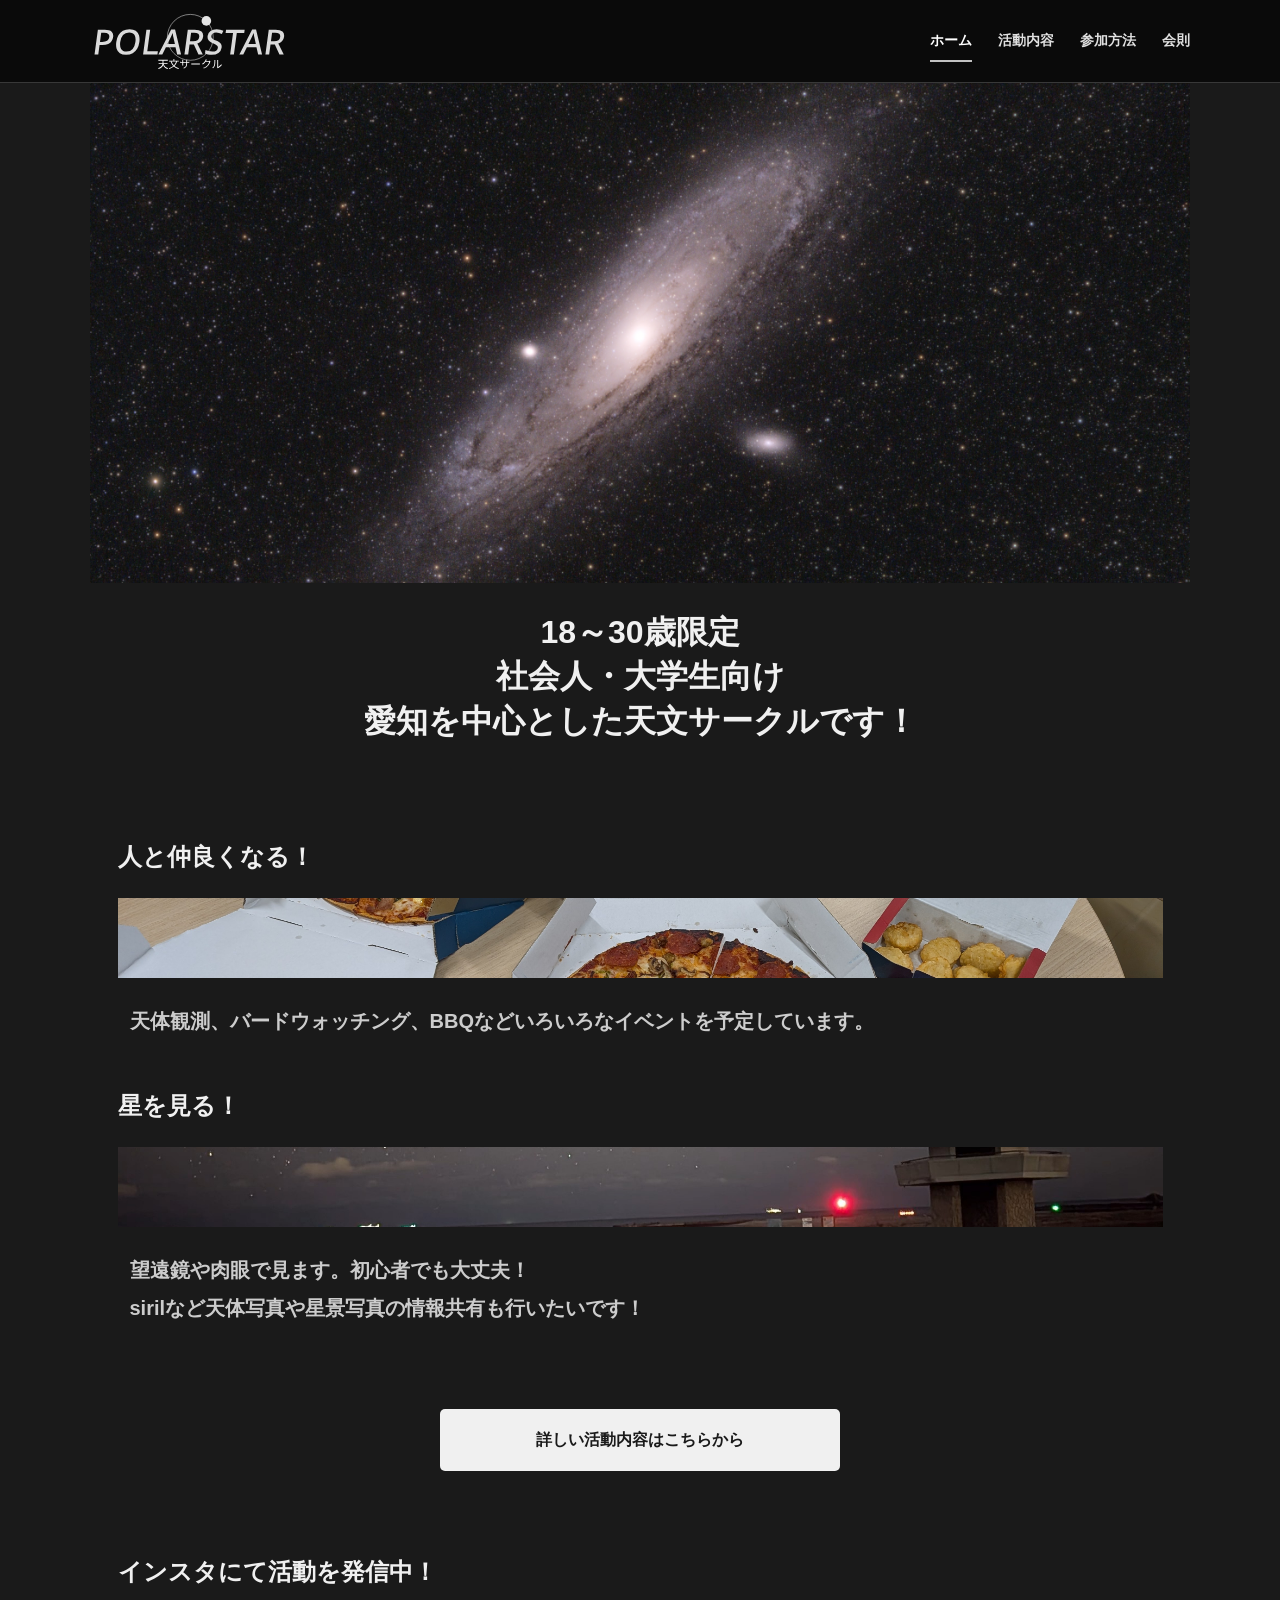
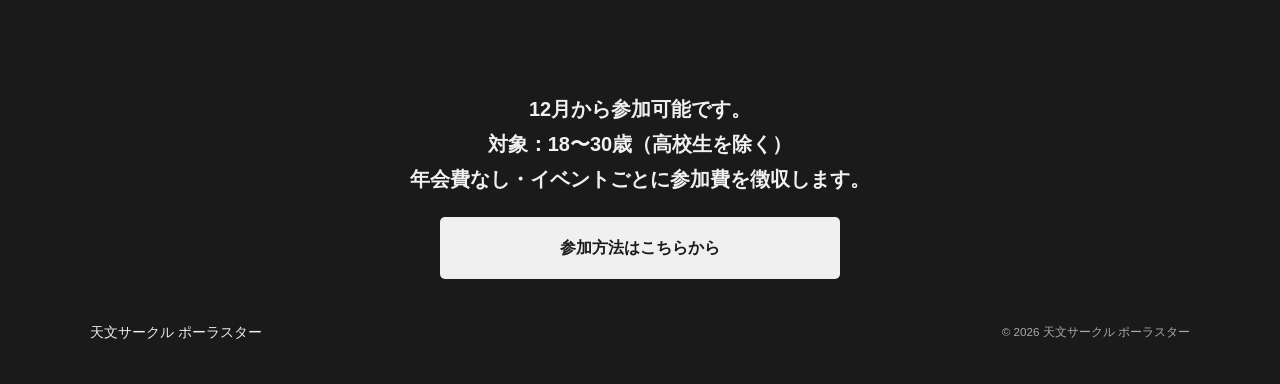
<file: index.html>
<!-- ポーラスター公式サイト：トップページ（index.html） -->
<!-- 文章やリンク先はこのファイルで編集します。見た目は style.css で調整します。 -->
<!doctype html>
<html lang="ja">
<head>
  <!-- 文字コード・スマートフォン表示・検索結果向け説明など -->
  <meta charset="utf-8">
  <meta name="viewport" content="width=device-width, initial-scale=1">
  <meta name="description" content="18~30歳限定！愛知を中心に活動する天文サークルです！天体観測や交流イベントを通じて仲間と親睦を深めます。">
  <title>天文サークル ポーラスター | 愛知県・名古屋</title>
  <link rel="stylesheet" href="style.css">
</head>
<body>
  <!-- ヘッダー：サイト名と、別ページに移動するメニュー -->
  <!-- activities.html / events.html / join.html は未作成です。 -->
  <header class="site-header">
    <div class="common-container header-inner">
      <a class="brand" href="index.html" aria-label="ポーラスター ホーム">
        <img src="polarstar-logo.svg" alt="POLARSTAR 天文サークル" width="270" height="87">
      </a>
      <!-- ヘッダーメニュー -->
      <nav aria-label="メインナビゲーション">
        <a class="current" href="index.html" aria-current="page">ホーム</a>
		<a href="activities.html">活動内容</a>
		<a href="join.html">参加方法</a>
		<a href="rules.html">会則</a>
      </nav>
    </div>
  </header>

  <main>
	<!-- ヒーローセクション：画像スライドショー -->
	<section class="hero" aria-label="活動写真のスライドショー">
		<div class="hero-slideshow" id="hero-slideshow"></div>
	</section>
	<div class="hero-overlay"></div>
	
	<!-- 見出し1 -->
	<section class="activity-section">
		<h2 class="intro-title">
			18～30歳限定<br>社会人・大学生向け<br>愛知を中心とした天文サークルです！
		</h2>
	</section>
	

	<!-- 活動紹介セクション -->
	<section class="common-section">
		<div class="common-container">

			<!-- 活動1 -->
			<article class="common-item">

				<!-- タイトル -->
				<h2>人と仲良くなる！</h2>

				<!-- 画像 -->
				<img
					class="common-picture common-picture-short"
					src="images/activity1-top.jpg"
					alt="活動写真1"
				>

				<!-- 説明文 -->
				<p class="common-caption">天体観測、バードウォッチング、BBQなどいろいろなイベントを予定しています。</p>

			</article>

			<!-- 活動2 -->
			<article class="common-item">

				<h2>星を見る！</h2>

				<img
					class="common-picture common-picture-short"
					src="images/activity2-top.jpg"
					alt="活動写真2"
				>

				<p class="common-caption">望遠鏡や肉眼で見ます。初心者でも大丈夫！<br>sirilなど天体写真や星景写真の情報共有も行いたいです！</p>

			</article>

		</div>
	</section>

	<!-- 詳しい活動内容へのボタン -->
	<a href="activities.html" class="common-button common-button-dark">
		詳しい活動内容はこちらから
	</a>
	
	<!-- Instagramプロフィールの埋め込み -->
	<div class="common-container">
	<section class="instagram-section">
	<h2 class="common-heading">インスタにて活動を発信中！</h2>
		<blockquote
			class="instagram-media"
			data-instgrm-permalink="https://www.instagram.com/polarstar.astro/"
			style="width:100%; max-width:none;">
		</blockquote>

		<script async src="https://www.instagram.com/embed.js"></script>
	</section>
	</div>

    <!-- 入会案内：対象年齢・会費の概要と別ページへのリンク -->
	<p class="join-description-top">12月から参加可能です。<br>対象：18〜30歳（高校生を除く）<br>年会費なし・イベントごとに参加費を徴収します。</p>
	<a href="join.html" class="common-button common-button-dark">
		参加方法はこちらから
	</a>

  <!-- フッター：団体名・著作権表記 -->
  <footer class="site-footer"><div class="common-container footer-inner"><span>天文サークル ポーラスター</span><small>© 2026 天文サークル ポーラスター</small></div></footer>
  <!-- スライドショーの制御 -->
  <script src="slideshow.js" defer></script>
</body>
</html>
</file>
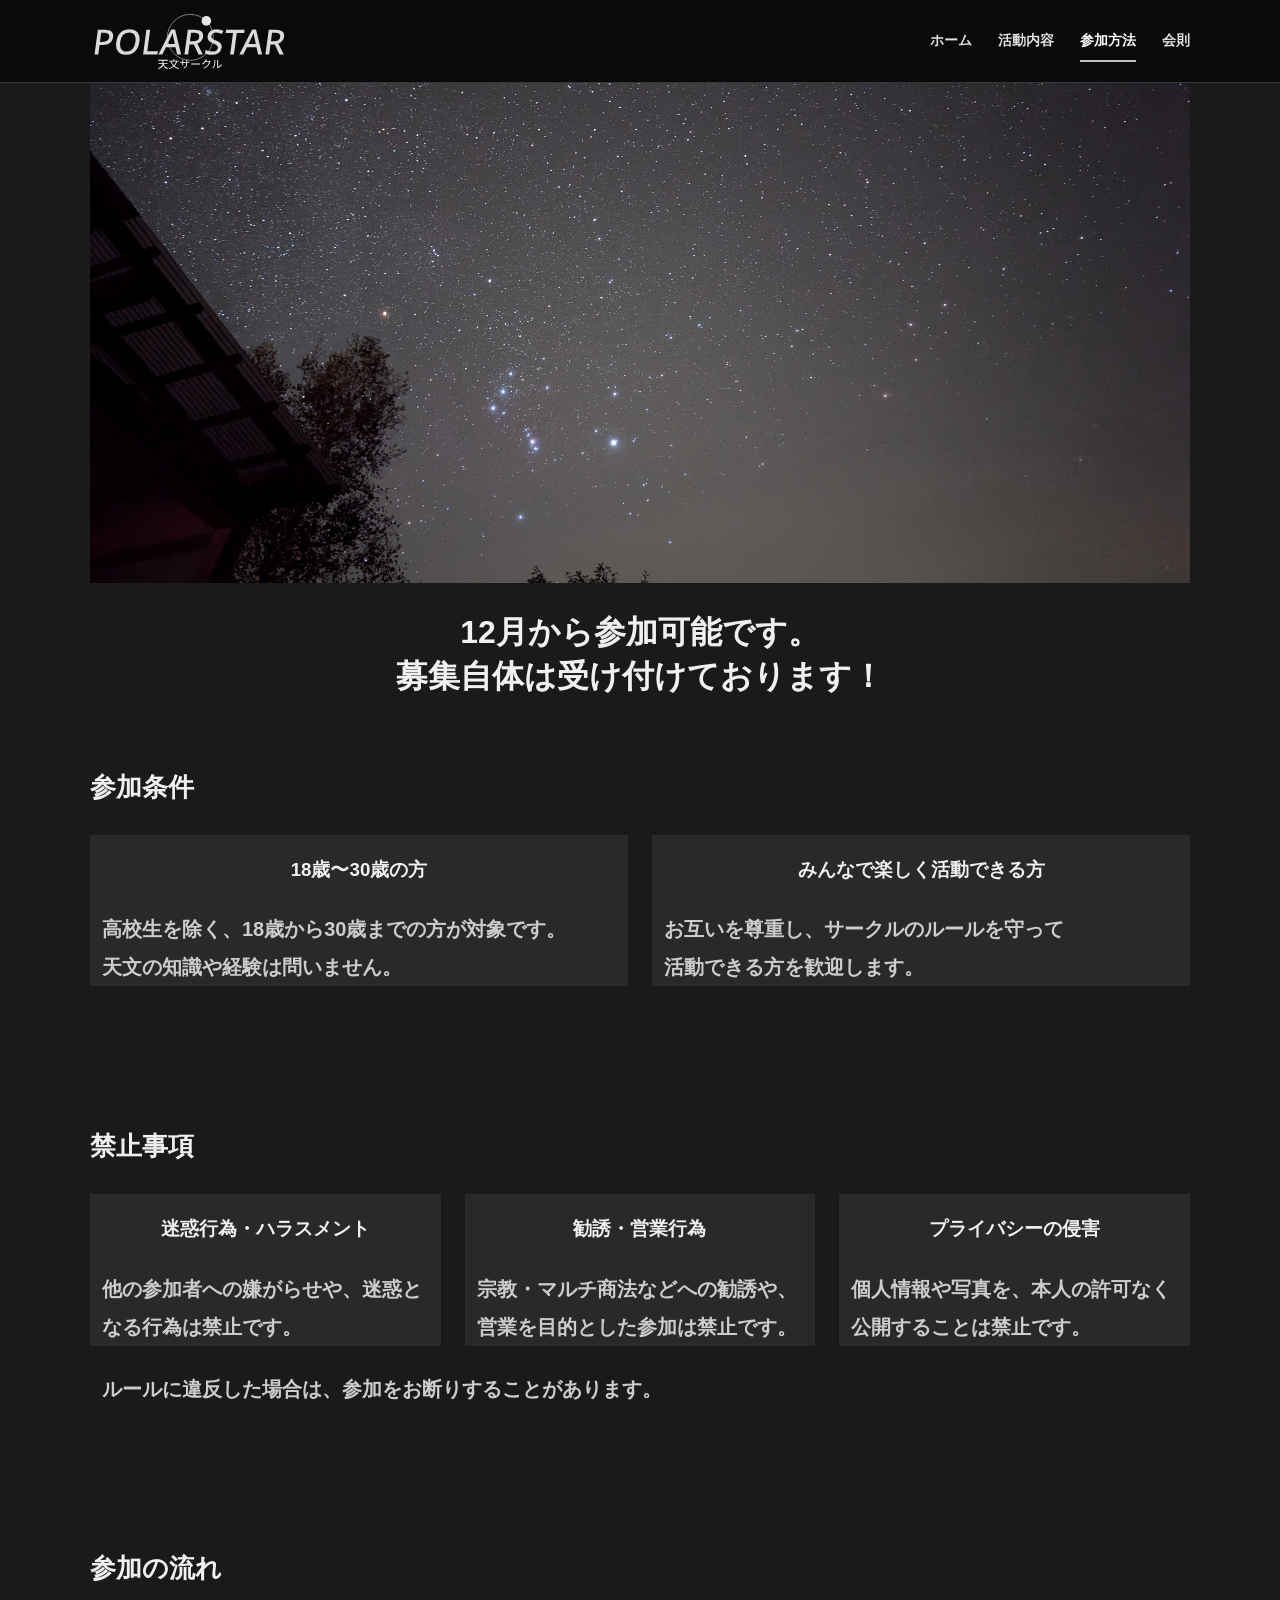
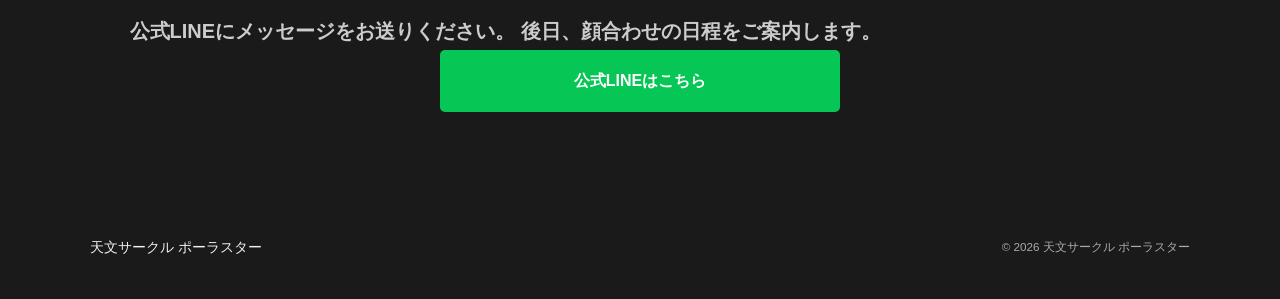
<file: join.html>
<html lang="ja">
<head>
  <meta charset="utf-8">
  <meta name="viewport" content="width=device-width, initial-scale=1">
  <title>参加方法 | 天文サークル ポーラスター</title>
  <!-- サイト共通のスタイルシートを読み込みます -->
  <link rel="stylesheet" href="style.css">
</head>
<body>
  <!-- ヘッダー -->
  <header class="site-header">
    <div class="common-container header-inner">
      <a class="brand" href="index.html" aria-label="ポーラスター ホーム">
        <img src="polarstar-logo.svg" alt="天文サークル ポーラスター">
      </a>
      <!-- ヘッダーメニュー -->
      <nav aria-label="メインナビゲーション">
        <a href="index.html">ホーム</a>
		<a href="activities.html">活動内容</a>
		<a class="current" href="join.html" aria-current="page">参加方法</a>
        <a href="rules.html">会則</a>
      </nav>
    </div>
  </header>

    <!-- ヒーロー -->
	<section class="common-hero">
		<img src="images/join-hero.jpg">
	</section>
<main>
	<section class="activity-section">
		<h2 class="intro-title">
			12月から参加可能です。<br>募集自体は受け付けております！
		</h2>
	</section>
	



<!-- 参加条件 -->
<section class="common-section">
    <div class="common-container">

        <div class="common-section-heading">
            <h2>参加条件</h2>
        </div>

        <div class="common-horizontal two-columns">

            <div class="common-item">
                <h3>18歳〜30歳の方</h3>
                <p class="common-caption">
                    高校生を除く、18歳から30歳までの方が対象です。<br>
                    天文の知識や経験は問いません。
                </p>
            </div>

            <div class="common-item">
                <h3>みんなで楽しく活動できる方</h3>
                <p class="common-caption">
                    お互いを尊重し、サークルのルールを守って<br>
                    活動できる方を歓迎します。
                </p>
            </div>

        </div>
    </div>
</section>

<!-- 禁止事項 -->
<section class="common-section">
    <div class="common-container">

        <div class="common-section-heading">
            <h2>禁止事項</h2>
        </div>

        <div class="common-horizontal">

            <div class="common-item">
                <h3>迷惑行為・ハラスメント</h3>
                <p class="common-caption">
                    他の参加者への嫌がらせや、迷惑となる行為は禁止です。
                </p>
            </div>

            <div class="common-item">
                <h3>勧誘・営業行為</h3>
                <p class="common-caption">
                    宗教・マルチ商法などへの勧誘や、<br>
                    営業を目的とした参加は禁止です。
                </p>
            </div>

            <div class="common-item">
                <h3>プライバシーの侵害</h3>
                <p class="common-caption">
                    個人情報や写真を、本人の許可なく公開することは禁止です。
                </p>
            </div>

        </div>

        <p class="common-caption">
            ルールに違反した場合は、参加をお断りすることがあります。
        </p>

    </div>
</section>



<!-- 参加の流れ -->
<section class="common-section">
    <div class="common-container">

        <div class="common-section-heading">
            <h2>参加の流れ</h2>
        </div>

        <div class="common-item">
            <p class="common-caption">
                公式LINEにメッセージをお送りください。
                後日、顔合わせの日程をご案内します。
            </p>
			<a href="https://lin.ee/QzRRSod" class="common-button line-button" target="_blank" rel="noopener noreferrer">公式LINEはこちら</a>
        </div>

    </div>
</section>


    </div>
</section>


</main>
<!-- フッター：団体名・著作権表記 -->
<footer class="site-footer"><div class="common-container footer-inner"><span>天文サークル ポーラスター</span><small>© 2026 天文サークル ポーラスター</small></div></footer>
</body>
</html>
</file>
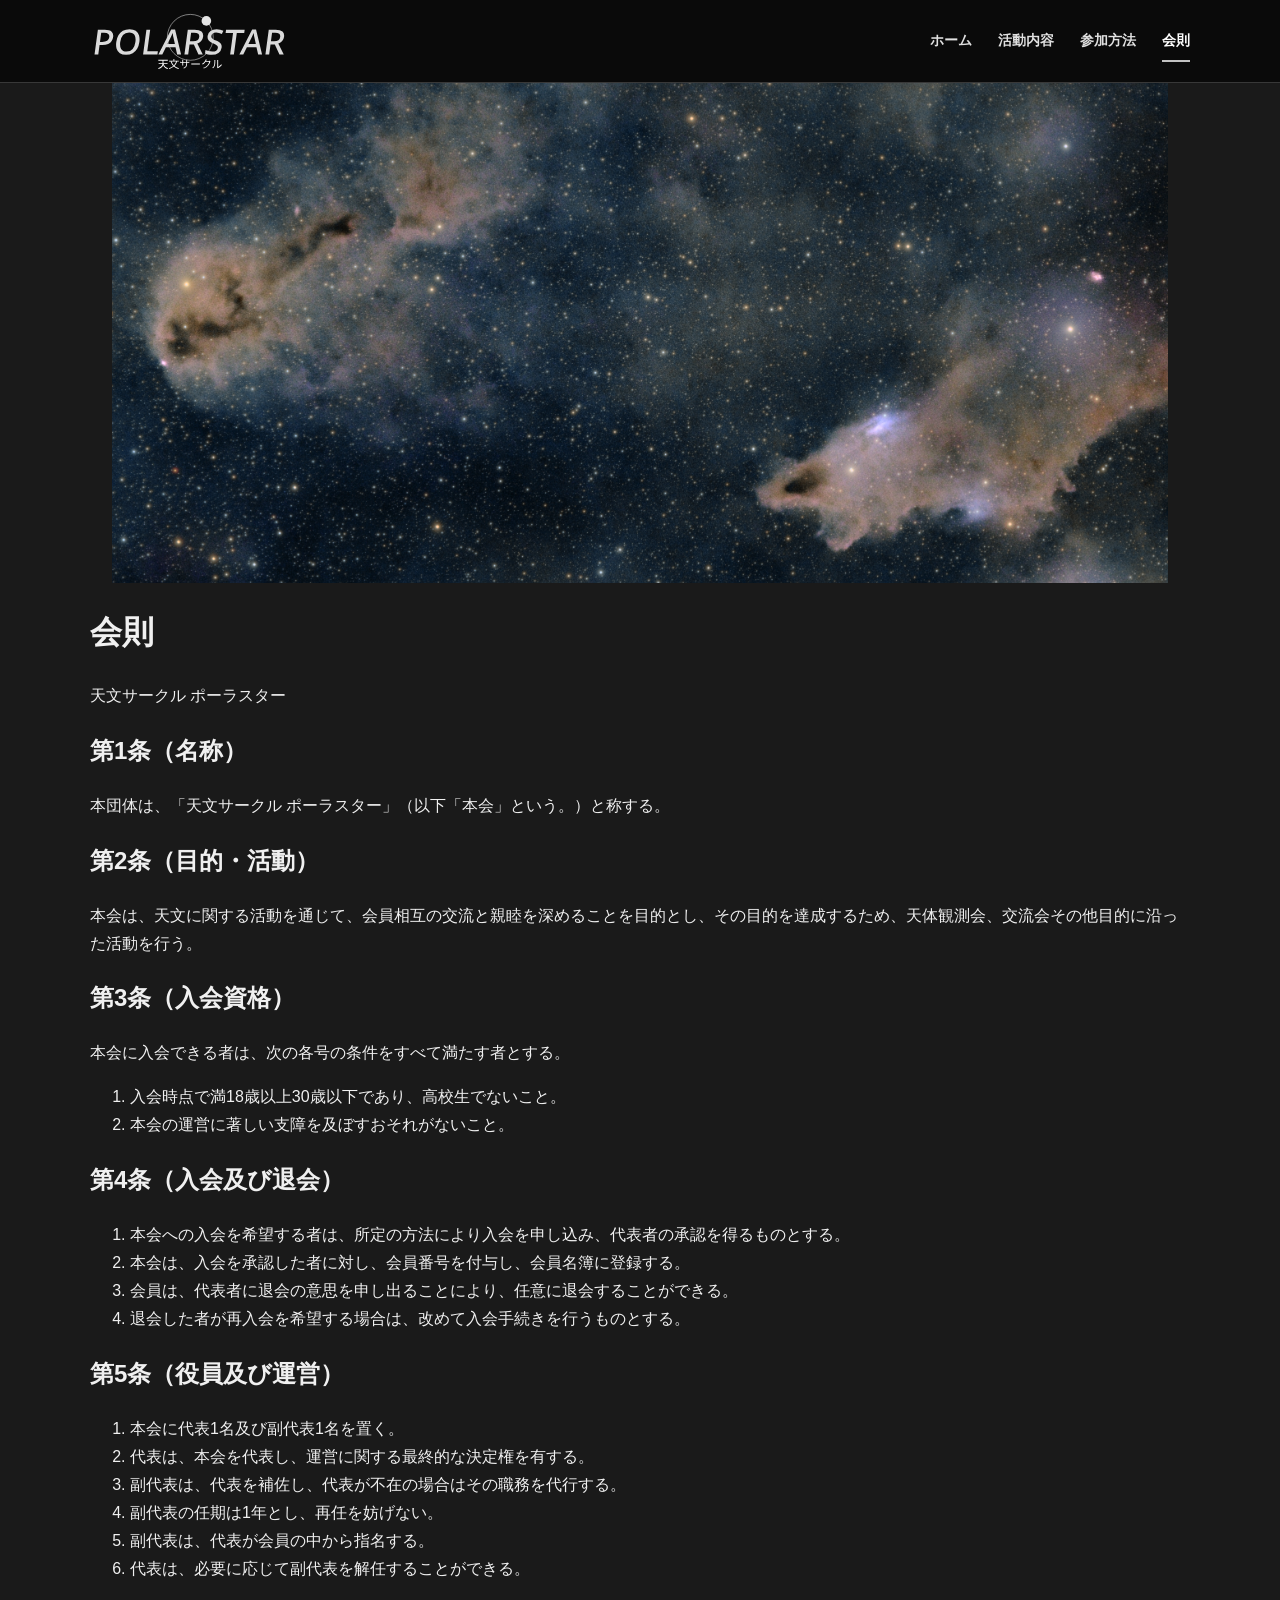
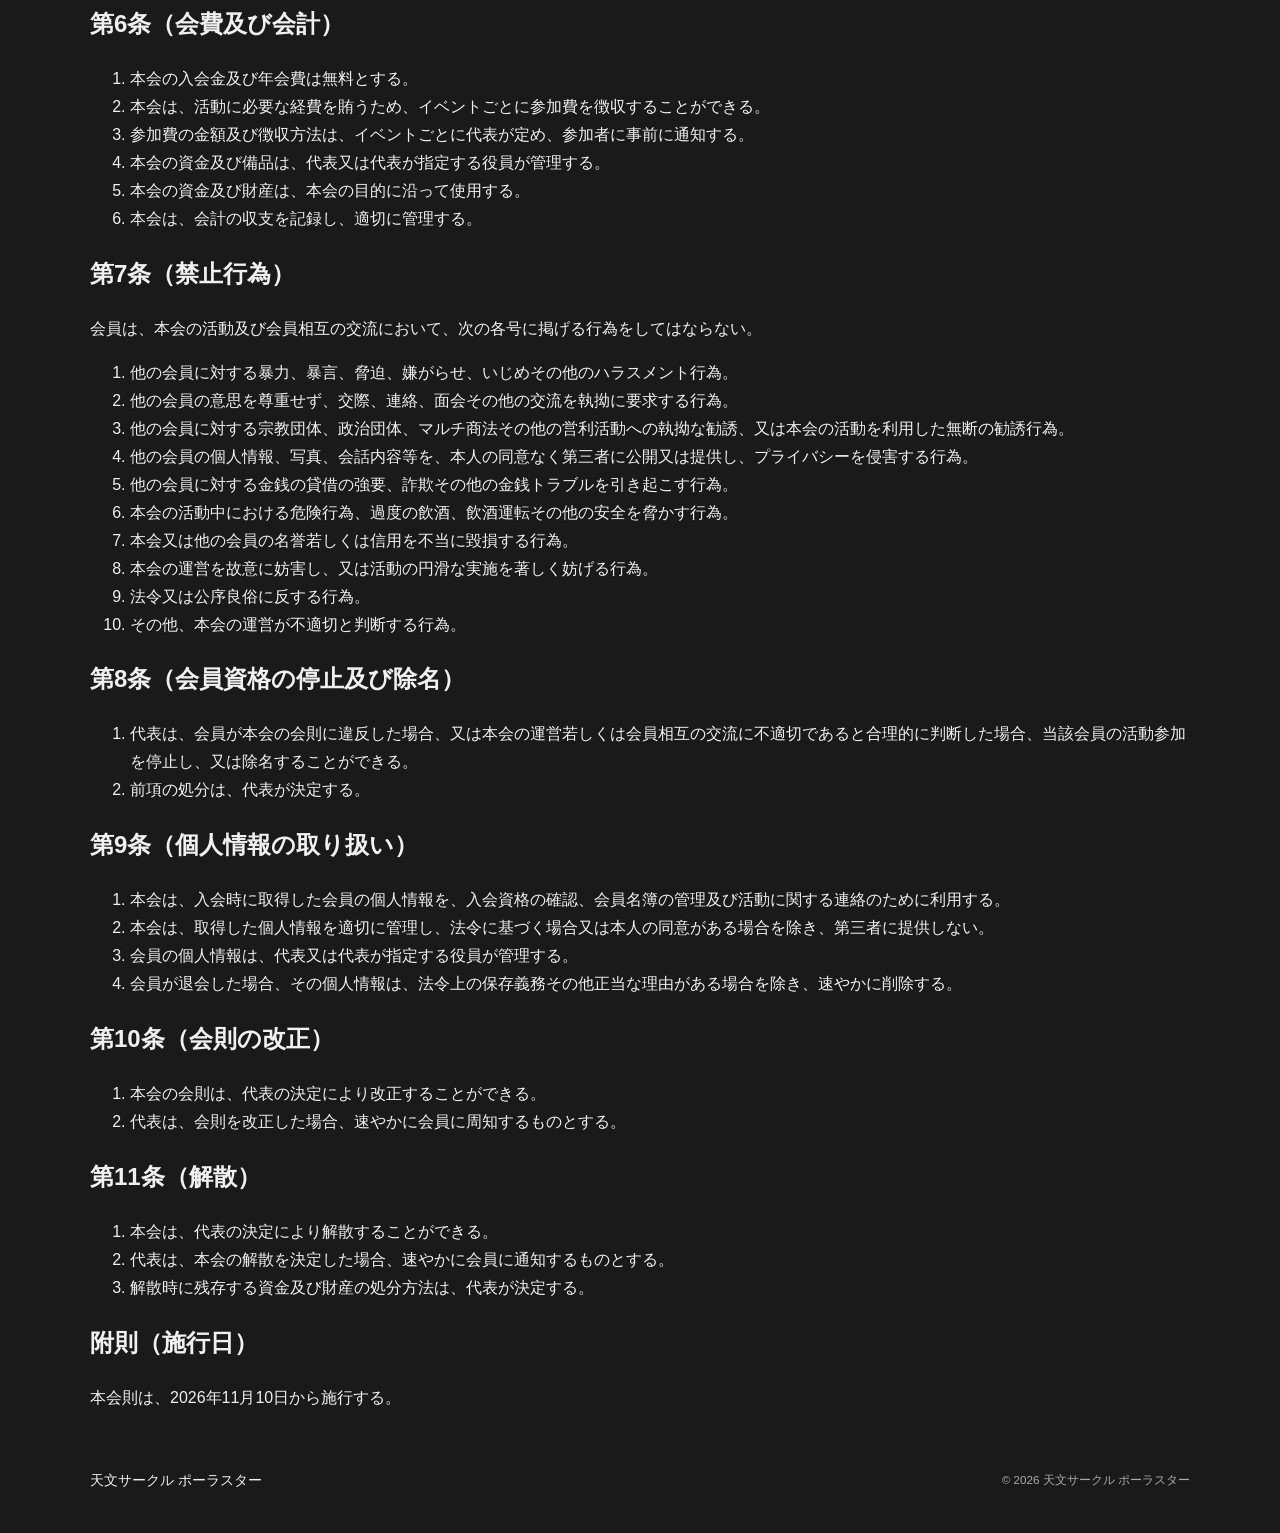
<file: rules.html>
<html lang="ja">
<head>
  <meta charset="utf-8">
  <meta name="viewport" content="width=device-width, initial-scale=1">
  <title>会則 | 天文サークル ポーラスター</title>
  <!-- サイト共通のスタイルシートを読み込みます -->
  <link rel="stylesheet" href="style.css">
</head>
<body>
  <!-- ヘッダー -->
  <header class="site-header">
    <div class="common-container header-inner">
      <a class="brand" href="index.html" aria-label="ポーラスター ホーム">
        <img src="polarstar-logo.svg" alt="天文サークル ポーラスター">
      </a>
      <!-- ヘッダーメニュー -->
      <nav aria-label="メインナビゲーション">
        <a href="index.html">ホーム</a>
		<a href="activities.html">活動内容</a>
		<a href="join.html">参加方法</a>
        <a class="current" href="rules.html" aria-current="page">会則</a>
      </nav>
    </div>
  </header>

  <main class="common-container">
    <!-- ページ見出し -->
	<section class="common-hero">
		<img src="images/rule-hero.jpg" alt="会則の画像">
	</section>
    <div class="page-heading">
      <h1>会則</h1>
      <p class="subtitle">天文サークル ポーラスター</p>
    </div>

    <!-- 会則本文：条文の文言はユーザー提供テキストをそのまま掲載 -->
    <div class="rules-content">
    <!-- 1条 -->
    <section class="rule" aria-labelledby="rule-1">
      <h2 id="rule-1">第1条（名称）</h2>
        <p>本団体は、「天文サークル ポーラスター」（以下「本会」という。）と称する。</p>
    </section>

    <!-- 2条 -->
    <section class="rule" aria-labelledby="rule-2">
      <h2 id="rule-2">第2条（目的・活動）</h2>
        <p>本会は、天文に関する活動を通じて、会員相互の交流と親睦を深めることを目的とし、その目的を達成するため、天体観測会、交流会その他目的に沿った活動を行う。</p>
    </section>

    <!-- 3条 -->
    <section class="rule" aria-labelledby="rule-3">
      <h2 id="rule-3">第3条（入会資格）</h2>
        <p>本会に入会できる者は、次の各号の条件をすべて満たす者とする。</p>
        <ol>
          <li>入会時点で満18歳以上30歳以下であり、高校生でないこと。</li>
          <li>本会の運営に著しい支障を及ぼすおそれがないこと。</li>
        </ol>
    </section>

    <!-- 4条 -->
    <section class="rule" aria-labelledby="rule-4">
      <h2 id="rule-4">第4条（入会及び退会）</h2>
        <ol>
          <li>本会への入会を希望する者は、所定の方法により入会を申し込み、代表者の承認を得るものとする。</li>
          <li>本会は、入会を承認した者に対し、会員番号を付与し、会員名簿に登録する。</li>
          <li>会員は、代表者に退会の意思を申し出ることにより、任意に退会することができる。</li>
          <li>退会した者が再入会を希望する場合は、改めて入会手続きを行うものとする。</li>
        </ol>
    </section>

    <!-- 5条 -->
    <section class="rule" aria-labelledby="rule-5">
      <h2 id="rule-5">第5条（役員及び運営）</h2>
        <ol>
          <li>本会に代表1名及び副代表1名を置く。</li>
          <li>代表は、本会を代表し、運営に関する最終的な決定権を有する。</li>
          <li>副代表は、代表を補佐し、代表が不在の場合はその職務を代行する。</li>
          <li>副代表の任期は1年とし、再任を妨げない。</li>
          <li>副代表は、代表が会員の中から指名する。</li>
          <li>代表は、必要に応じて副代表を解任することができる。</li>
        </ol>
    </section>

    <!-- 6条 -->
    <section class="rule" aria-labelledby="rule-6">
      <h2 id="rule-6">第6条（会費及び会計）</h2>
        <ol>
          <li>本会の入会金及び年会費は無料とする。</li>
          <li>本会は、活動に必要な経費を賄うため、イベントごとに参加費を徴収することができる。</li>
          <li>参加費の金額及び徴収方法は、イベントごとに代表が定め、参加者に事前に通知する。</li>
          <li>本会の資金及び備品は、代表又は代表が指定する役員が管理する。</li>
          <li>本会の資金及び財産は、本会の目的に沿って使用する。</li>
          <li>本会は、会計の収支を記録し、適切に管理する。</li>
        </ol>
    </section>

    <!-- 7条 -->
    <section class="rule" aria-labelledby="rule-7">
      <h2 id="rule-7">第7条（禁止行為）</h2>
        <p>会員は、本会の活動及び会員相互の交流において、次の各号に掲げる行為をしてはならない。</p>
        <ol>
          <li>他の会員に対する暴力、暴言、脅迫、嫌がらせ、いじめその他のハラスメント行為。</li>
          <li>他の会員の意思を尊重せず、交際、連絡、面会その他の交流を執拗に要求する行為。</li>
          <li>他の会員に対する宗教団体、政治団体、マルチ商法その他の営利活動への執拗な勧誘、又は本会の活動を利用した無断の勧誘行為。</li>
          <li>他の会員の個人情報、写真、会話内容等を、本人の同意なく第三者に公開又は提供し、プライバシーを侵害する行為。</li>
          <li>他の会員に対する金銭の貸借の強要、詐欺その他の金銭トラブルを引き起こす行為。</li>
          <li>本会の活動中における危険行為、過度の飲酒、飲酒運転その他の安全を脅かす行為。</li>
          <li>本会又は他の会員の名誉若しくは信用を不当に毀損する行為。</li>
          <li>本会の運営を故意に妨害し、又は活動の円滑な実施を著しく妨げる行為。</li>
          <li>法令又は公序良俗に反する行為。</li>
          <li>その他、本会の運営が不適切と判断する行為。</li>
        </ol>
    </section>

    <!-- 8条 -->
    <section class="rule" aria-labelledby="rule-8">
      <h2 id="rule-8">第8条（会員資格の停止及び除名）</h2>
        <ol>
          <li>代表は、会員が本会の会則に違反した場合、又は本会の運営若しくは会員相互の交流に不適切であると合理的に判断した場合、当該会員の活動参加を停止し、又は除名することができる。</li>
          <li>前項の処分は、代表が決定する。</li>
        </ol>
    </section>

    <!-- 9条 -->
    <section class="rule" aria-labelledby="rule-9">
      <h2 id="rule-9">第9条（個人情報の取り扱い）</h2>
        <ol>
          <li>本会は、入会時に取得した会員の個人情報を、入会資格の確認、会員名簿の管理及び活動に関する連絡のために利用する。</li>
          <li>本会は、取得した個人情報を適切に管理し、法令に基づく場合又は本人の同意がある場合を除き、第三者に提供しない。</li>
          <li>会員の個人情報は、代表又は代表が指定する役員が管理する。</li>
          <li>会員が退会した場合、その個人情報は、法令上の保存義務その他正当な理由がある場合を除き、速やかに削除する。</li>
        </ol>
    </section>

    <!-- 10条 -->
    <section class="rule" aria-labelledby="rule-10">
      <h2 id="rule-10">第10条（会則の改正）</h2>
        <ol>
          <li>本会の会則は、代表の決定により改正することができる。</li>
          <li>代表は、会則を改正した場合、速やかに会員に周知するものとする。</li>
        </ol>
    </section>

    <!-- 11条 -->
    <section class="rule" aria-labelledby="rule-11">
      <h2 id="rule-11">第11条（解散）</h2>
        <ol>
          <li>本会は、代表の決定により解散することができる。</li>
          <li>代表は、本会の解散を決定した場合、速やかに会員に通知するものとする。</li>
          <li>解散時に残存する資金及び財産の処分方法は、代表が決定する。</li>
        </ol>
    </section>

    <!-- 附則：施行日 -->
    <section class="rule" aria-labelledby="rule-supplementary">
      <h2 id="rule-supplementary">附則（施行日）</h2>
      <p>本会則は、2026年11月10日から施行する。</p>
    </section>
    </div>
  </main>

 <!-- フッター：団体名・著作権表記 -->
  <footer class="site-footer"><div class="common-container footer-inner"><span>天文サークル ポーラスター</span><small>© 2026 天文サークル ポーラスター</small></div></footer>
</body>
</html>
</file>
<file: style.css>
/* ========================================
   天文サークル ポーラスター｜サイト共通CSS
   ======================================== */

/* 1. カラー・基本設定 */
:root {
    --ink: #f0f0f0;
    --muted: #aaaaaa;
    --line: #383838;
    --navy: #1a1a1a;
    --accent: #d5d5d5;
    --pale: #1a1a1a;
}

* {
    box-sizing: border-box;
}

html {
    scroll-behavior: smooth;
}

body {
    margin: 0;
    font-family: -apple-system, BlinkMacSystemFont, "Hiragino Kaku Gothic ProN", "Yu Gothic", Meiryo, sans-serif;
    color: var(--ink);
    background: #1a1a1a;
    line-height: 1.75;
}

a {
    color: inherit;
    text-decoration: none;
}

/* 2. 共通部品（common- で始まるクラス） */
.common-container {
    width: min(1100px, calc(100% - 44px));
    margin: auto;
}

.common-section {
    padding: 72px 0;
}

.common-section-muted {
    background: var(--pale);
}

.common-section-heading {
    display: flex;
    align-items: baseline;
    gap: 18px;
    margin-bottom: 27px;
}

.common-section-heading h2 {
    margin: 0;
    font-size: 26px;
    line-height: 1.3;
}

.common-section-heading span {
    color: #999999;
    font-size: 11px;
    font-weight: 700;
    letter-spacing: 0.14em;
}

/* スマートフォン：共通セクション */
@media (max-width: 760px) {
    .common-section {
        padding: 54px 0;
    }
}

/* 3. ヘッダー・ナビゲーション */
.site-header {
    background: #0a0a0a;
    border-bottom: 1px solid var(--line);
}

.header-inner {
    display: flex;
    justify-content: space-between;
    align-items: center;
    gap: 24px;
    min-height: 82px;
}

.brand {
    display: inline-flex;
    align-items: center;
    flex-shrink: 0;
    line-height: 0;
}

.brand img {
    display: block;
    width: 200px;
    max-width: 100%;
    height: auto;
}

.brand span {
    font-size: 15px;
}

.brand strong {
    font-size: 20px;
}

.site-header nav {
    display: flex;
    flex-wrap: wrap;
    gap: 26px;
}

.site-header nav a {
    padding: 8px 0;
    color: #e0e0e0;
    font-size: 14px;
    font-weight: 600;
    border-bottom: 2px solid transparent;
}

.site-header nav a:hover,
.site-header nav .current {
    color: #fff;
    border-color: #c2c2c2;
}

/* スマートフォン：ヘッダー */
@media (max-width: 760px) {
    .header-inner {
        display: block;
        padding: 16px 0;
    }

    .brand img {
        width: 170px;
    }

    .site-header nav {
        margin-top: 13px;
        gap: 16px;
    }

    .site-header nav a {
        font-size: 12px;
    }
}

/* 共通ヒーローセクション */
.common-hero {
    position: relative;
    width: min(1100px, calc(100% - 44px));
    height: 500px;
    margin: 0 auto;
    overflow: hidden;
    background: #1a1a1a;
}
.common-hero img {
    width: 100%;
    height: 100%;
    object-fit: cover;
}

/* スマートフォン */
@media (max-width: 760px) {
    .common-hero {
        height: 280px;
    }
}

/* 4. トップ・スライドショー */
.hero {
    position: relative;
    width: min(1100px, calc(100% - 44px));
    height: 500px;
    margin: 0 auto;
    overflow: hidden;
    background: #1a1a1a;
    color: var(--ink);
}

.hero-inner {
    padding: 105px 0 115px;
}

.hero h1 {
    margin: 20px 0;
    font-size: clamp(34px, 5.5vw, 62px);
    line-height: 1.45;
    letter-spacing: 0.04em;
}

.hero h1 span {
    font-size: 1.12em;
}

.hero-description {
    margin: 0 0 32px;
    color: #bcbcbc;
    font-size: 16px;
}

.hero-slideshow {
    position: absolute;
    inset: 0;
}

.hero-slide {
    position: absolute;
    inset: 0;
    width: 100%;
    height: 100%;
    object-fit: cover;
    opacity: 0;
    transition: opacity 1s ease-in-out;
}

.hero-slide.is-active {
    opacity: 1;
}

/* スマートフォン：トップ・スライドショー */
@media (max-width: 760px) {
    .hero {
        height: 280px;
    }

    .hero-inner {
        padding: 75px 0 85px;
    }
}

/* 5. 共通ボタン */
.common-button {
    display: flex;
    align-items: center;
    justify-content: center;
    gap: 18px;
    width: 400px;
    max-width: 100%;
    margin: 0 auto;
    padding: 17px 24px;
    border-radius: 5px;
    font-size: 16px;
    font-weight: 700;
    text-align: center;
}

.common-button-primary,
.common-button-dark {
    background: #f0f0f0;
    color: #1a1a1a;
}

.common-button:hover {
    opacity: 0.85;
}

/* 6. 紹介・活動用の共通部品（intro-title は専用） */
.intro-title {
    margin-bottom: 0;
    font-size: 32px;
    font-weight: 700;
    line-height: 1.4;
    text-align: center;
}

.common-item {
    width: 95%;
    margin: 0 auto 45px;
}

.common-item:last-of-type {
    margin-bottom: 10px;
}

.common-picture {
    display: block;
    width: 100%;
    height: auto;
    object-fit: cover;
    object-position: center;
}

/* トップページなどで使う、縦幅の短い画像 */
.common-picture-short {
    height: 80px;
}

.common-caption {
    margin: 24px 0 0;
    padding: 0 12px;
    color: #cccccc;
    font-size: 20px;
    font-weight: 600;
    line-height: 1.9;
}

/* 共通横並び */
.common-horizontal {
    display: grid;
    grid-template-columns: repeat(3, 1fr);
    gap: 24px;
    margin-top: 30px;
}

/* 2列の場合 */
.common-horizontal.two-columns {
    grid-template-columns: repeat(2, 1fr);
}

.common-horizontal .common-item {
    width: 100%;
    margin: 0;
	background-color: #292929;
}

/* 横並び項目のタイトルを中央寄せ */
.common-horizontal .common-item h3 {
    text-align: center;
}

/* 入会案内の説明文（ボタンとは別の要素） */
.join-description-top {
    text-align: center;
	font-size: 20px;
	font-weight: 600;
}

/* スマートフォン：サークル紹介・活動紹介 */
@media (max-width: 760px) {
    .intro-title {
        font-size: 22px;
        line-height: 1.5;
    }

    .common-item {
        margin-bottom: 35px;
    }

    .common-heading {
        font-size: 25px;
    }

    .common-picture-short {
        height: 60px;
    }

    .common-caption {
        font-size: 18px;
    }
	.common-horizontal,
    .common-horizontal.two-columns {
        grid-template-columns: 1fr;
    }
	.join-description-top {
    text-align: center;
	font-size: 16px;
}
}

/* 7. Instagram */
.instagram-section {
    width: 95%;
    margin: 0 auto;
    padding: 60px 0;
}

.instagram-media {
    width: 100% !important;
    max-width: 100% !important;
    margin: 0 !important;
    box-sizing: border-box;
}

/* 8. フッター */
.site-footer {
    background: #1a1a1a;
    color: #f0f0f0;
}

.footer-inner {
    display: flex;
    justify-content: space-between;
    align-items: center;
    gap: 20px;
    min-height: 105px;
    font-size: 14px;
}

.footer-inner small {
    color: #aaaaaa;
}

/* 公式LINEボタン */
.line-button {
    background-color: #06C755;
    color: #ffffff;
}

.line-button:hover {
    background-color: #05b34c;
    opacity: 1;
}
</file>
